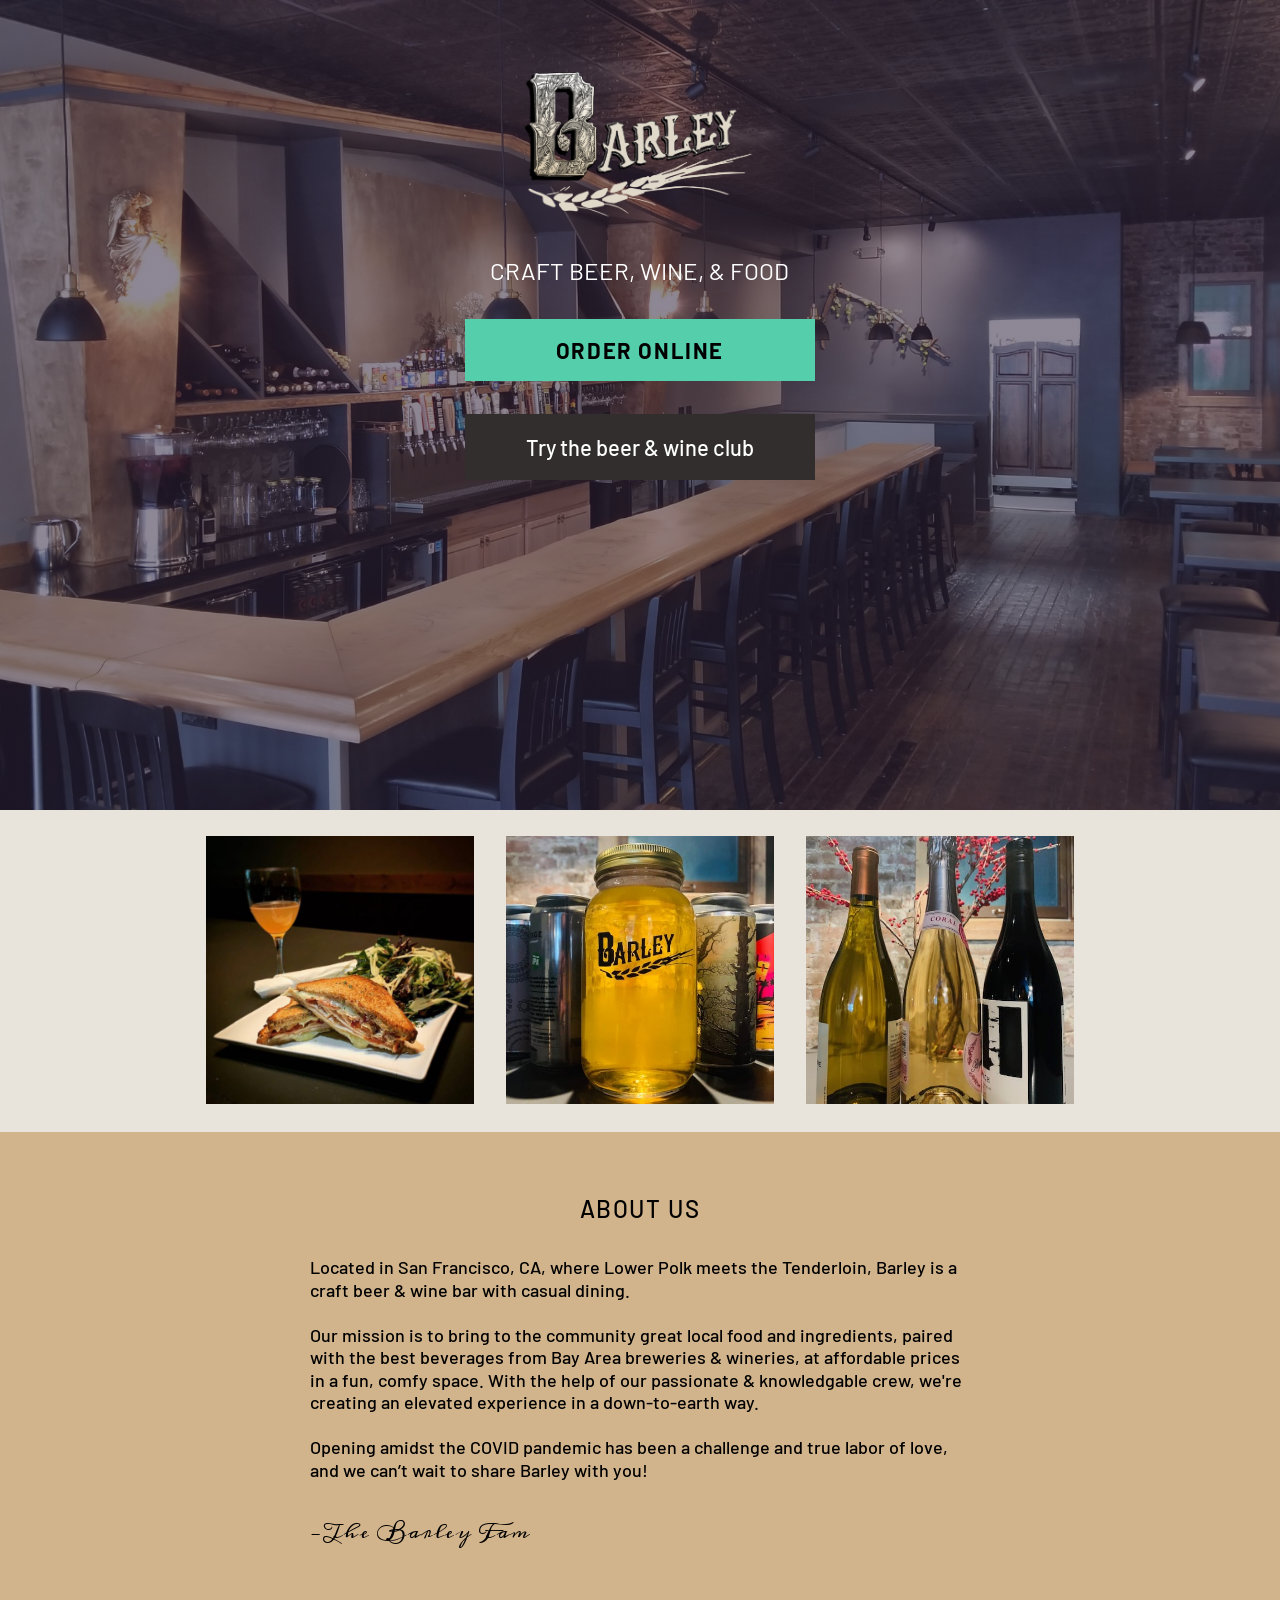
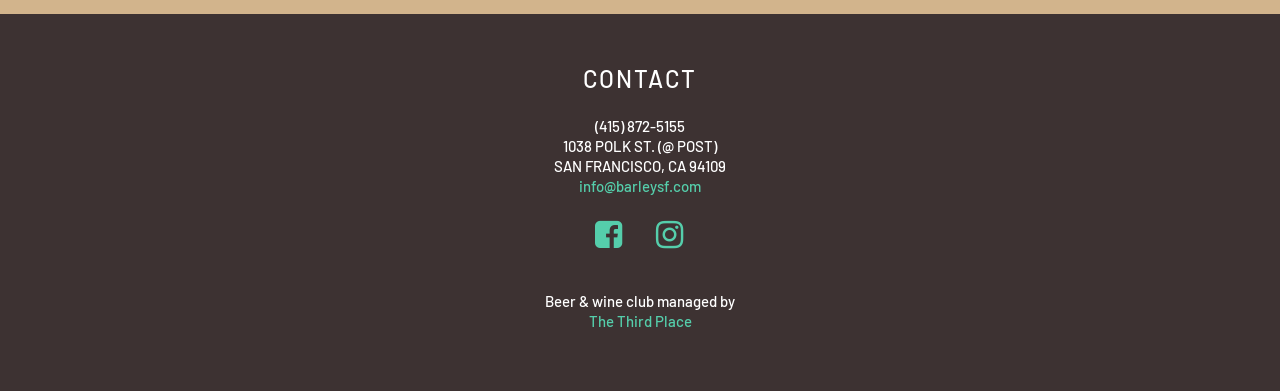
<file: index.html>
<!DOCTYPE HTML>
<html lang = "en">
<head>
  <!-- basic.html -->
  <title>Barley SF</title>
  <meta charset = "UTF-8" />
  <meta name="viewport" content="width=device-width, initial-scale=1.0">
  <meta property="og:site_name" content="Barley SF" />
  <meta property="og:image" content="barley_interior_bg.jpg" />

  <!-- <title>BARLEY SF | DRINKS + EATS</title> -->
  <link rel="apple-touch-icon" sizes="180x180" href="/apple-touch-icon.png">
<link rel="icon" type="image/png" sizes="32x32" href="/favicon-32x32.png">
<link rel="icon" type="image/png" sizes="16x16" href="/favicon-16x16.png">
<link rel="manifest" href="/site.webmanifest">
<link rel="mask-icon" href="/safari-pinned-tab.svg" color="#5bbad5">
<meta name="msapplication-TileColor" content="#da532c">
<meta charset="UTF-8">
<meta name="theme-color" content="#ffffff">
  <link rel="stylesheet" href="css/reset.css">
  <link rel="stylesheet" href="css/barley.css">
  <link href="https://fonts.googleapis.com/css?family=Barlow:300,500&display=swap" rel="stylesheet">
  <link href="https://fonts.googleapis.com/css2?family=Meddon&display=swap" rel="stylesheet">
  <link href="https://maxcdn.bootstrapcdn.com/font-awesome/4.7.0/css/font-awesome.min.css" rel="stylesheet">
</head>
<body>
  <!-- <div class="announceBar"><p>Online ordering coming soon!</p>
    <P><a href="tel:+1-415-872-5155">For pickup & delivery, please call 415-872-5155.</a></p>
     <p>Online order for pickup and delivery coming soon!!<br>In the meantime please call 415-872-5155. Cheers!</p> -->
  <!-- </div> -->
  <section class="hero">
    <div class="hero-contents">

      <h1><img src="/images/BARLEY-wheat-fullLogo.png" alt="Barley">
      </h1>
      <!-- <h2>Craft beer🍺 wine🍷 & food 🥪</h2> -->
      <h2>Craft beer, wine, & food</h2>
      <a href="https://barley-107739.square.site/" class="btn">ORDER ONLINE</a>
      <p><a href="https://thethirdplace.is/barley" target="_blank" class="btn2">Try the beer & wine club</a></p>
    </div>
  </section>
  <section class="gallery">
    <div class="gallery-contents">
      <!-- <h2>GALLERY</h2> -->
      <div class="pictures">
      <div class="picture-box"><img src="/images/sando.jpg" alt="sandwich and beer"></div>
      <div class="picture-box"><img src="/images/beers.jpg" alt="Barley beer selection"></div>
      <div class="picture-box"><img src="/images/wines.jpg" alt="Wine Selection"></div>
      </div>
    </div>
  </section>
  <section class="about">
    <div class="about-contents">
      <h2>About Us</h2>
      <p>Located in San Francisco, CA, where Lower Polk meets the Tenderloin, Barley is a craft beer & wine bar with casual dining.<br><br>
      Our mission is to bring to the community great local food and ingredients, paired with the best beverages from Bay Area breweries & wineries, at affordable prices in a fun, comfy space. With the help of our passionate & knowledgable crew, we're creating an elevated experience in a down-to-earth way.<br><br>
      Opening amidst the COVID pandemic has been a challenge and true labor of love, and we can’t wait to share Barley with you!</p>
      <h3>—The Barley Fam</h3>
    </div>
  </section>
  <section class="footer">
    <div class="contact-contents">
    <div class="address">
    <h2>Contact</h2>

    <p>(415) 872-5155 <br>1038 POLK ST. (@ POST)<br>SAN FRANCISCO, CA 94109<br><a href="mailto:info@barleysf.com" target="_blank">info@barleysf.com</a></p>
    </div>
    <ul class="socialmedia">
      <li><a href="https://www.facebook.com/Barley-SF-111309760232421/" target="_blank"><i class="fa fa-facebook-square" aria-hidden="true"></i></a></li>
      <li><a href="https://instagram.com/barley_sf" target="_blank"><i class="fa fa-instagram" aria-hidden="true"></i></a></li>
      <!-- <li><a href="https://www.twitter.com/barley_sf" target="_blank"><i class="fa fa-twitter-square" aria-hidden="true"></i></a></li> -->
    </ul>
    <div class="address">
      <p>Beer & wine club managed by<br><a href="https://www.thethirdplace.is" target="_blank">The Third Place</a></p>
    </div>
    </div>
  </section>
</body>
</html>
</file>
<file: css/barley.css>
:root {
  --accentgreen: #55CEAB;
  --cream: #EBE6DD;
  --chestnut: #3D3232;
}

* {
  box-sizing: border-box;
}
html {
  font-size: 10px;
  height: 100%;
  width: 100%;
    /* overflow-x: hidden; */
}
a { text-decoration: none; color: #333 } /* Globally */

/* Each state */

a:visited { text-decoration: none; color:white; }
a:hover { text-decoration: none; color:blue; }
a:focus { text-decoration: none; color:yellow; }
a:hover, a:active { text-decoration: none; color:black }
body {
    margin: 0;
    font-family: "Barlow", sans-serif;
    background-color: var(--chestnut);
    font-size: 1.6rem;
    font-weight: 500;
    letter-spacing: 0.1em;
    overflow-y: scroll;
}

section {
  padding-top: 1rem;
  padding-bottom: 1rem;
}
h1 {
  padding: 1.2rem;
  margin-top: 5rem;
  margin-bottom: 2rem;
}

h2 {
font-size: 2.4rem;
margin: 1.2rem;
line-height: 125%;
text-transform: uppercase;
}

h3 {
  font-family: 'Meddon', cursive;
  font-size: 1.8rem;
  /* margin: 1.2rem; */
}

p {
  font-size: 1.8rem;
  letter-spacing: normal;
  /* padding: 1.6rem; */
}
/* div styling */

.hero {
    /* Sizing */
    width: 100vw;
    height: 90vh;

    /* Flexbox stuff */
    display: flex;
    justify-content: center;
    /* align-items: center; */

    /* Text styles */
   text-align: center;

    /*background stuff*/
    background-image: linear-gradient(
        rgba(48, 36, 63, 0.55),
        rgba(48, 36, 63, 0.55)
      ),url(../images/barley-pic-nolemon.jpg);
    -webkit-background-size: cover;
    background-size: cover;
    background-position: center center;
    background-repeat: no-repeat;
}
.announceBar {
  visibility: hidden;
  /* align-self: center; */
  text-align: center;
/* background-color: rgba(235, 230, 221, 0.5); */
}
/* .announceBar p{
  color: #fff;
  display: flex;
  justify-content: center;
  text-transform: none;
  margin: 1.8rem;
  letter-spacing: .2rem;
  line-height: 2.5rem;
  font-weight: 300;
}
.announceBar a {color:white;}
.announceBar a:visited { text-decoration: none; color:white; }
.announceBar a:hover { text-decoration: none; color:var(--accentgreen); }
.announceBar a:focus { text-decoration: none; color:var(--accentgreen); }
.announceBar a:hover, a:active {
  text-decoration: none;
  color: white;
  font-weight: bold;
 } */
.hero h1 img {
  object-fit: contain;
}
.hero h2 {
  color: white;
  font-weight: normal;
  letter-spacing: normal;
}

.hero .btn {
    /* Positioning and sizing */
    display: block;
    width: 75%;
    max-width: 35rem;

    /* Padding and margins */
    padding: 2rem;
    margin-top: 3.3rem;
    margin-left: auto;
    margin-right: auto;

    /* Border styles */
    /* border: 3px solid black; */
    /* Background styles */
    font-size: 2.2rem;
    font-weight: 700;
    background-color: var(--accentgreen);
    color: #000;
}
.hero .btn:hover{
  color:#fff;
}
.hero .btn:active{
  background-color: black;
}

.hero .btn2 {
  /* Positioning and sizing */
  display: block;
  width: 75%;
  max-width: 35rem;
  font-size: 2.2rem;

  /* Padding and margins */
  padding: 1em;
  margin-top: 3.3rem;
  margin-left: auto;
  margin-right: auto;

  /* Border styles */
  /* border: 3px solid black; */
  /* Background styles */
  background-color: #322E2E;
  color: #fff;
}
.hero .btn2:hover{
  color:var(--accentgreen);
}
.hero .btn2:active{
  background-color: black;
}

.about  {
  background-color: tan;
  /* Flexbox stuff */
  display: flex;
  justify-content: center;
  align-items: center;
  /* text-align: center; */
}
.about h2 {
  text-align: center;
}
.about p, h3{
  padding: 2rem;
  line-height: 125%;
}
.about-contents {
  margin: 4rem auto;
}

.gallery {
  background-color: #E8E4DB;
  /* Flexbox stuff */
  display: flex;
  justify-content: center;
  align-items: center;
}

.gallery-contents {
  /* Flexbox stuff */
  display: flex;
  flex-direction: column;
  justify-content: center;
  align-items: center;
}
.pictures {
  display: flex;
  justify-content: center;
  align-items: center;
  flex-wrap: wrap;
}
.picture-box img{
  /* max-width: 40vw;
  max-height: 40vw; */
  width: 30rem;
  height: 30rem;
  object-fit: cover;
  padding: 1.6rem;
}
.footer {
  background-color: var(--chestnut);
  text-align: center;
  min-height: 30rem;
}
.footer h2{
  color: white;
}
.footer p {
  color: white;
  font-size: 1.5rem;
  line-height: 135%;
  padding: 1rem;
}
.footer a { text-decoration: none; color: var(--accentgreen) } /* Globally */

/* Each state */

.footer a:visited { text-decoration: none; color:var(--accentgreen); }
.footer a:hover { text-decoration: none; color:orange; }
.footer a:focus { text-decoration: none; color:var(--accentgreen); }
.footer a:hover, a:active {
  text-decoration: none;
  color: white;
  font-weight: bold;
 }

 .contact-contents {
   margin: 4rem auto;
 }

.socialmedia {
  margin: 1rem;
  margin-bottom: 3rem;
  display: flex;
  list-style: none;
  justify-content: center;
  font-size: 3.2rem;
}
.socialmedia li {
  padding: 0 1.6rem;
}


@media (max-width: 44rem) { /*for mobile view*/
.hero-contents img {
  /* Set rules to fill background */
    max-height: 200px;
    min-height: 100px;
    max-width: 80%;
    min-width: 50%;

    /* Set up proportionate scaling */
    width: 100%;
    height: auto;
  }

  .about-contents {

  }
}
@media (min-width: 44rem) { /*for desktop view*/
.hero-contents img
  {
  /* Set rules to fill background */
    max-height: 30rem;
    min-height: 10rem;
    max-width: 50%;
    min-width: 30%;

    /* Set up proportionate scaling */
    width: 100%;
    height: auto;
  }
  .about-contents {
    max-width: 70rem;

  }
</file>
